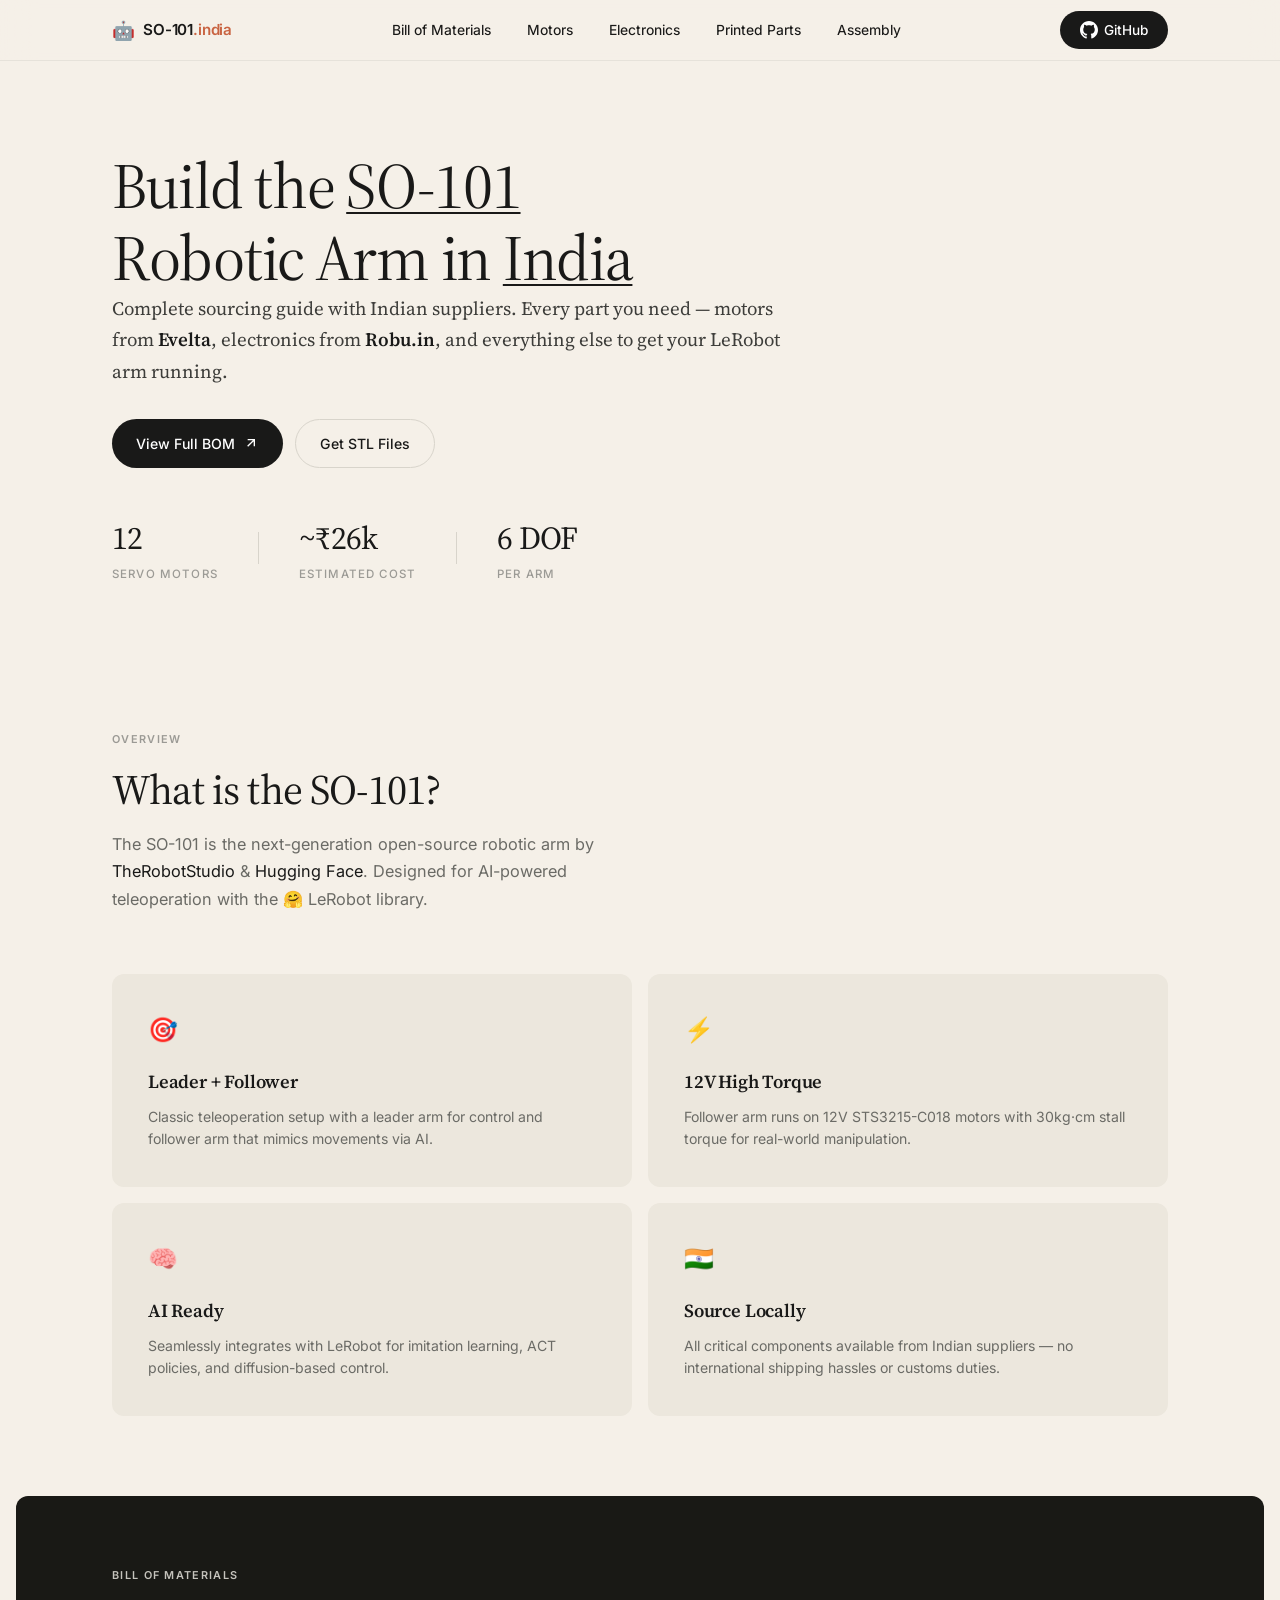
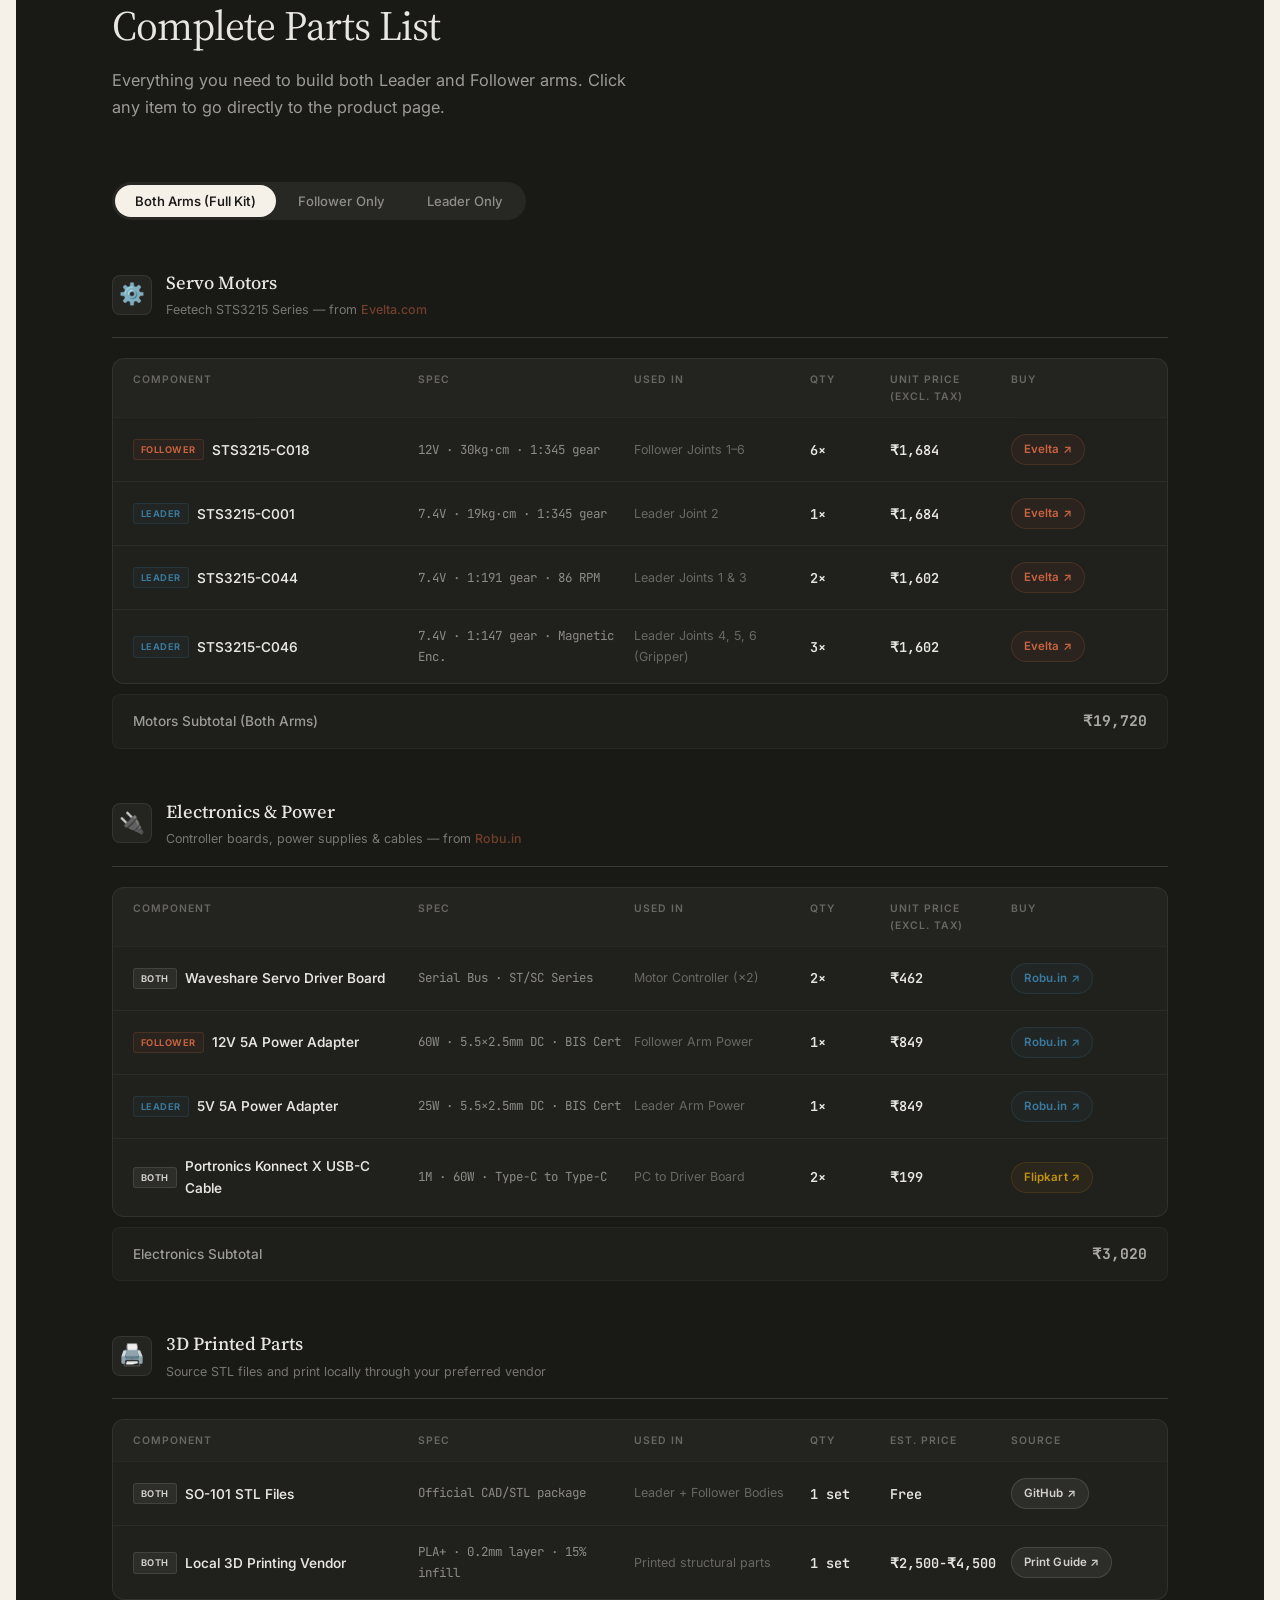
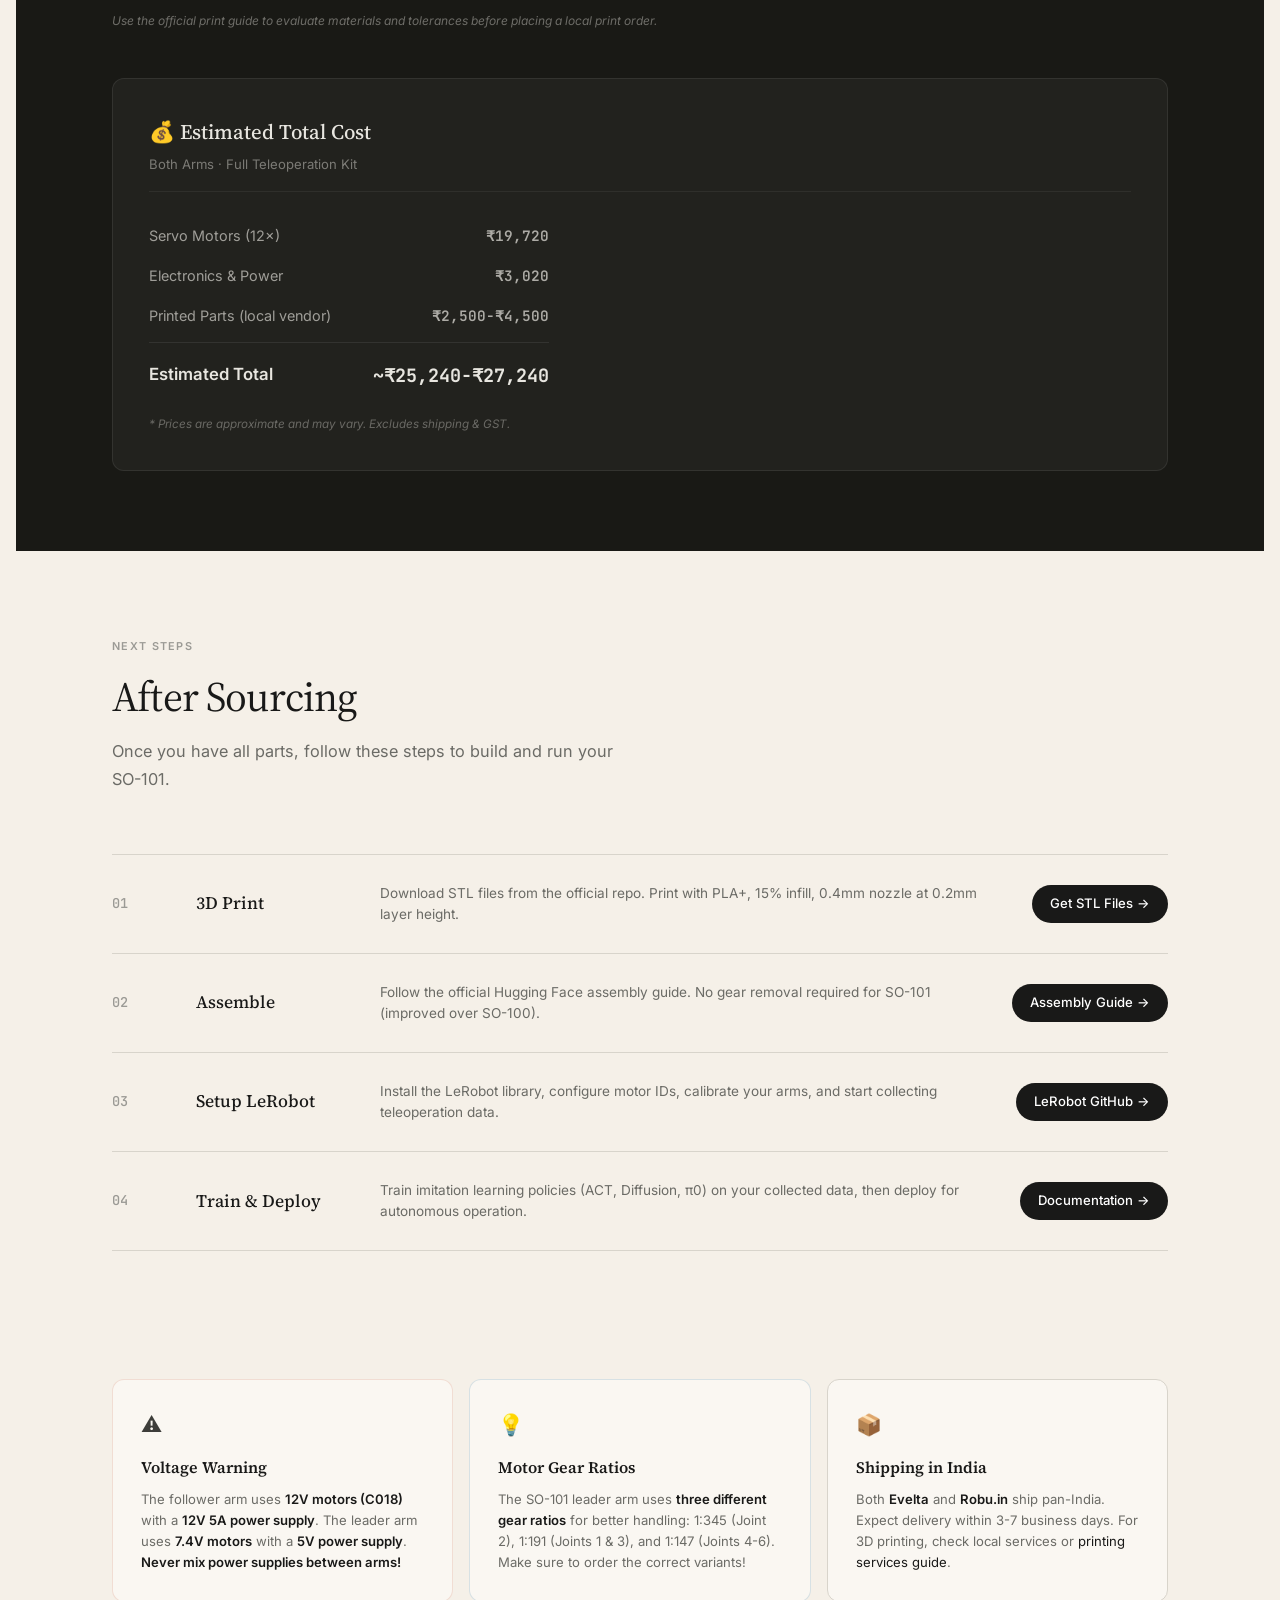
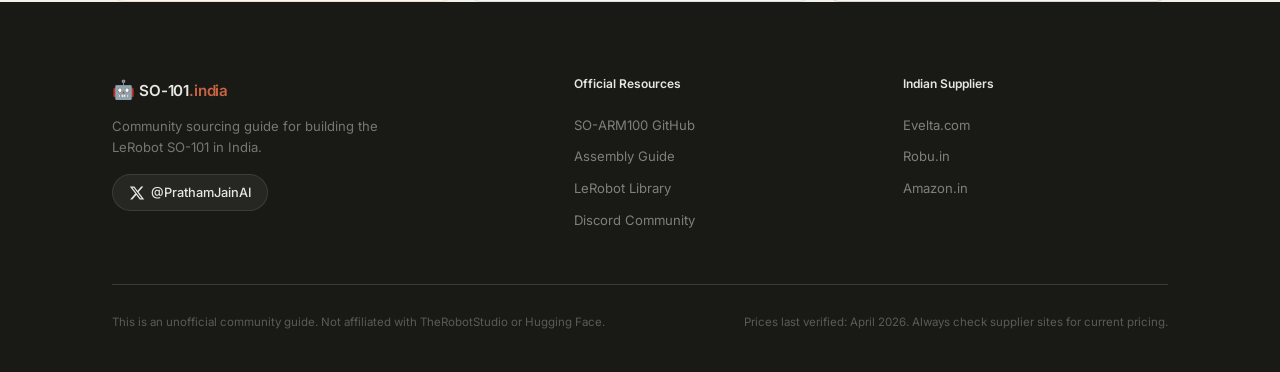
<file: index.html>
<!DOCTYPE html>
<html lang="en">

<head>
    <meta charset="UTF-8">
    <meta name="viewport" content="width=device-width, initial-scale=1.0">
    <title>SO-101 India Build Guide | Source LeRobot Parts in India</title>
    <meta name="description"
        content="Complete sourcing guide for building the LeRobot SO-101 robotic arm in India. Find all parts from Indian suppliers like Evelta and Robu.in with direct purchase links.">
    <meta name="keywords"
        content="LeRobot, SO-101, SO-ARM100, robotic arm, India, Feetech STS3215, servo motor, build guide, BOM">
    <link rel="preconnect" href="https://fonts.googleapis.com">
    <link rel="preconnect" href="https://fonts.gstatic.com" crossorigin>
    <link
        href="https://fonts.googleapis.com/css2?family=Inter:wght@300;400;500;600;700;800;900&family=JetBrains+Mono:wght@400;500;600&display=swap"
        rel="stylesheet">
    <link rel="stylesheet" href="style.css">
</head>

<body>
    <!-- Animated background particles -->
    <div class="bg-particles" id="particles"></div>

    <!-- Navigation -->
    <nav class="navbar" id="navbar">
        <div class="nav-container">
            <a href="#" class="nav-logo">
                <span class="logo-icon">🤖</span>
                <span class="logo-text">SO-101<span class="logo-accent">.india</span></span>
            </a>
            <div class="nav-links">
                <a href="#bom" class="nav-link">Bill of Materials</a>
                <a href="#motors" class="nav-link">Motors</a>
                <a href="#electronics" class="nav-link">Electronics</a>
                <a href="#printing" class="nav-link">Printed Parts</a>
                <a href="#assembly" class="nav-link">Assembly</a>
            </div>
            <a href="https://github.com/TheRobotStudio/SO-ARM100" target="_blank" class="nav-cta">
                <svg width="18" height="18" viewBox="0 0 24 24" fill="currentColor">
                    <path
                        d="M12 0c-6.626 0-12 5.373-12 12 0 5.302 3.438 9.8 8.207 11.387.599.111.793-.261.793-.577v-2.234c-3.338.726-4.033-1.416-4.033-1.416-.546-1.387-1.333-1.756-1.333-1.756-1.089-.745.083-.729.083-.729 1.205.084 1.839 1.237 1.839 1.237 1.07 1.834 2.807 1.304 3.492.997.107-.775.418-1.305.762-1.604-2.665-.305-5.467-1.334-5.467-5.931 0-1.311.469-2.381 1.236-3.221-.124-.303-.535-1.524.117-3.176 0 0 1.008-.322 3.301 1.23.957-.266 1.983-.399 3.003-.404 1.02.005 2.047.138 3.006.404 2.291-1.552 3.297-1.23 3.297-1.23.653 1.653.242 2.874.118 3.176.77.84 1.235 1.911 1.235 3.221 0 4.609-2.807 5.624-5.479 5.921.43.372.823 1.102.823 2.222v3.293c0 .319.192.694.801.576 4.765-1.589 8.199-6.086 8.199-11.386 0-6.627-5.373-12-12-12z" />
                </svg>
                GitHub
            </a>
        </div>
    </nav>

    <!-- Hero Section -->
    <header class="hero" id="hero">
        <div class="hero-content">
            <div class="hero-badge">
                <span class="badge-dot"></span>
                Open Source Robotics
            </div>
            <h1 class="hero-title">
                Build the <span class="gradient-text">SO-101</span><br>
                Robotic Arm in <span class="gradient-text-alt">India</span>
            </h1>
            <p class="hero-subtitle">
                Complete sourcing guide with Indian suppliers.
                Every part you need — motors from <strong>Evelta</strong>, electronics from <strong>Robu.in</strong>,
                and everything else to get your LeRobot arm running.
            </p>
            <div class="hero-actions">
                <a href="#bom" class="btn btn-primary">
                    <span>View Full BOM</span>
                    <svg width="16" height="16" viewBox="0 0 24 24" fill="none" stroke="currentColor" stroke-width="2">
                        <path d="M7 17l9.2-9.2M17 17V7H7" />
                    </svg>
                </a>
                <a href="https://github.com/TheRobotStudio/SO-ARM100/tree/main/STL/SO101" target="_blank"
                    class="btn btn-secondary">
                    Get STL Files
                </a>
            </div>
            <div class="hero-stats">
                <div class="stat">
                    <span class="stat-value">12</span>
                    <span class="stat-label">Servo Motors</span>
                </div>
                <div class="stat-divider"></div>
                <div class="stat">
                    <span class="stat-value">~₹26k</span>
                    <span class="stat-label">Estimated Cost</span>
                </div>
                <div class="stat-divider"></div>
                <div class="stat">
                    <span class="stat-value">6 DOF</span>
                    <span class="stat-label">Per Arm</span>
                </div>
            </div>
        </div>
        <div class="hero-visual">
            <div class="arm-diagram">
                <div class="diagram-ring ring-1"></div>
                <div class="diagram-ring ring-2"></div>
                <div class="diagram-ring ring-3"></div>
                <div class="diagram-core">
                    <span>SO-101</span>
                </div>
            </div>
        </div>
    </header>

    <!-- Overview Section -->
    <section class="section overview" id="overview">
        <div class="container">
            <div class="section-header">
                <span class="section-tag">Overview</span>
                <h2 class="section-title">What is the SO-101?</h2>
                <p class="section-desc">
                    The SO-101 is the next-generation open-source robotic arm by
                    <a href="https://www.therobotstudio.com" target="_blank">TheRobotStudio</a> &
                    <a href="https://huggingface.co/lerobot" target="_blank">Hugging Face</a>.
                    Designed for AI-powered teleoperation with the 🤗 LeRobot library.
                </p>
            </div>
            <div class="features-grid">
                <div class="feature-card">
                    <div class="feature-icon">🎯</div>
                    <h3>Leader + Follower</h3>
                    <p>Classic teleoperation setup with a leader arm for control and follower arm that mimics movements
                        via AI.</p>
                </div>
                <div class="feature-card">
                    <div class="feature-icon">⚡</div>
                    <h3>12V High Torque</h3>
                    <p>Follower arm runs on 12V STS3215-C018 motors with 30kg·cm stall torque for real-world
                        manipulation.</p>
                </div>
                <div class="feature-card">
                    <div class="feature-icon">🧠</div>
                    <h3>AI Ready</h3>
                    <p>Seamlessly integrates with LeRobot for imitation learning, ACT policies, and diffusion-based
                        control.</p>
                </div>
                <div class="feature-card">
                    <div class="feature-icon">🇮🇳</div>
                    <h3>Source Locally</h3>
                    <p>All critical components available from Indian suppliers — no international shipping hassles or
                        customs duties.</p>
                </div>
            </div>
        </div>
    </section>

    <!-- BOM Section -->
    <section class="section bom-section" id="bom">
        <div class="container">
            <div class="section-header">
                <span class="section-tag">Bill of Materials</span>
                <h2 class="section-title">Complete Parts List</h2>
                <p class="section-desc">
                    Everything you need to build both Leader and Follower arms.
                    Click any item to go directly to the product page.
                </p>
            </div>

            <!-- Arm Type Tabs -->
            <div class="bom-tabs">
                <button class="bom-tab active" data-tab="both">Both Arms (Full Kit)</button>
                <button class="bom-tab" data-tab="follower">Follower Only</button>
                <button class="bom-tab" data-tab="leader">Leader Only</button>
            </div>

            <!-- Motors Section -->
            <div class="bom-category" id="motors">
                <div class="category-header">
                    <div class="category-icon">⚙️</div>
                    <div>
                        <h3>Servo Motors</h3>
                        <p>Feetech STS3215 Series — from <a href="https://www.evelta.com" target="_blank">Evelta.com</a>
                        </p>
                    </div>
                </div>

                <div class="parts-table">
                    <div class="table-header">
                        <span>Component</span>
                        <span>Spec</span>
                        <span>Used In</span>
                        <span>Qty</span>
                        <span>Unit Price (excl. tax)</span>
                        <span>Buy</span>
                    </div>

                    <div class="table-row" data-arm="follower">
                        <div class="part-name">
                            <span class="part-badge follower">Follower</span>
                            STS3215-C018
                        </div>
                        <div class="part-spec">12V · 30kg·cm · 1:345 gear</div>
                        <div class="part-usage">Follower Joints 1–6</div>
                        <div class="part-qty">6×</div>
                        <div class="part-price">₹1,684</div>
                        <div class="part-buy">
                            <a href="https://evelta.com/st3215-c018-12v-30kg-360deg-dual-shaft-ttl-servo-motor/"
                                target="_blank" class="buy-link evelta">
                                Evelta ↗
                            </a>
                        </div>
                    </div>

                    <div class="table-row" data-arm="leader">
                        <div class="part-name">
                            <span class="part-badge leader">Leader</span>
                            STS3215-C001
                        </div>
                        <div class="part-spec">7.4V · 19kg·cm · 1:345 gear</div>
                        <div class="part-usage">Leader Joint 2</div>
                        <div class="part-qty">1×</div>
                        <div class="part-price">₹1,684</div>
                        <div class="part-buy">
                            <a href="https://www.evelta.com/sts3215-7-4v-19kg-dual-axis-ttl-string-servo-motor/"
                                target="_blank" class="buy-link evelta">
                                Evelta ↗
                            </a>
                        </div>
                    </div>

                    <div class="table-row" data-arm="leader">
                        <div class="part-name">
                            <span class="part-badge leader">Leader</span>
                            STS3215-C044
                        </div>
                        <div class="part-spec">7.4V · 1:191 gear · 86 RPM</div>
                        <div class="part-usage">Leader Joints 1 & 3</div>
                        <div class="part-qty">2×</div>
                        <div class="part-price">₹1,602</div>
                        <div class="part-buy">
                            <a href="https://www.evelta.com/sts3215-c044-7-4v-1-191-86rpm-metal-gear-dual-axis-ttl-serial-bus-servo-motor/"
                                target="_blank" class="buy-link evelta">
                                Evelta ↗
                            </a>
                        </div>
                    </div>

                    <div class="table-row" data-arm="leader">
                        <div class="part-name">
                            <span class="part-badge leader">Leader</span>
                            STS3215-C046
                        </div>
                        <div class="part-spec">7.4V · 1:147 gear · Magnetic Enc.</div>
                        <div class="part-usage">Leader Joints 4, 5, 6 (Gripper)</div>
                        <div class="part-qty">3×</div>
                        <div class="part-price">₹1,602</div>
                        <div class="part-buy">
                            <a href="https://www.evelta.com/sts3215-c046-7-4v-1-147-magnetic-encoding-metal-gear-dual-axis-ttl-serial-bus-servo-motor/"
                                target="_blank" class="buy-link evelta">
                                Evelta ↗
                            </a>
                        </div>
                    </div>
                </div>

                <div class="cost-subtotal">
                    <span>Motors Subtotal (Both Arms)</span>
                    <span class="subtotal-value">₹19,720</span>
                </div>
            </div>

            <!-- Electronics Section -->
            <div class="bom-category" id="electronics">
                <div class="category-header">
                    <div class="category-icon">🔌</div>
                    <div>
                        <h3>Electronics & Power</h3>
                        <p>Controller boards, power supplies & cables — from <a href="https://robu.in"
                                target="_blank">Robu.in</a></p>
                    </div>
                </div>

                <div class="parts-table">
                    <div class="table-header">
                        <span>Component</span>
                        <span>Spec</span>
                        <span>Used In</span>
                        <span>Qty</span>
                        <span>Unit Price (excl. tax)</span>
                        <span>Buy</span>
                    </div>

                    <div class="table-row" data-arm="both">
                        <div class="part-name">
                            <span class="part-badge both">Both</span>
                            Waveshare Servo Driver Board
                        </div>
                        <div class="part-spec">Serial Bus · ST/SC Series</div>
                        <div class="part-usage">Motor Controller (×2)</div>
                        <div class="part-qty">2×</div>
                        <div class="part-price">₹462</div>
                        <div class="part-buy">
                            <a href="https://robu.in/product/waveshare-serial-bus-servo-driver-board-integrates-servo-power-supply-and-control-circuit-applicable-for-st-sc-series-serial-bus-servos/"
                                target="_blank" class="buy-link robu">
                                Robu.in ↗
                            </a>
                        </div>
                    </div>

                    <div class="table-row" data-arm="follower">
                        <div class="part-name">
                            <span class="part-badge follower">Follower</span>
                            12V 5A Power Adapter
                        </div>
                        <div class="part-spec">60W · 5.5×2.5mm DC · BIS Cert</div>
                        <div class="part-usage">Follower Arm Power</div>
                        <div class="part-qty">1×</div>
                        <div class="part-price">₹849</div>
                        <div class="part-buy">
                            <a href="https://robu.in/product/pro-range-12v-5a-power-adapter/" target="_blank"
                                class="buy-link robu">
                                Robu.in ↗
                            </a>
                        </div>
                    </div>

                    <div class="table-row" data-arm="leader">
                        <div class="part-name">
                            <span class="part-badge leader">Leader</span>
                            5V 5A Power Adapter
                        </div>
                        <div class="part-spec">25W · 5.5×2.5mm DC · BIS Cert</div>
                        <div class="part-usage">Leader Arm Power</div>
                        <div class="part-qty">1×</div>
                        <div class="part-price">₹849</div>
                        <div class="part-buy">
                            <a href="https://robu.in/product/pro-range-5v-5a-power-adapter/" target="_blank"
                                class="buy-link robu">
                                Robu.in ↗
                            </a>
                        </div>
                    </div>

                    <div class="table-row" data-arm="both">
                        <div class="part-name">
                            <span class="part-badge both">Both</span>
                            Portronics Konnect X USB-C Cable
                        </div>
                        <div class="part-spec">1M · 60W · Type-C to Type-C</div>
                        <div class="part-usage">PC to Driver Board</div>
                        <div class="part-qty">2×</div>
                        <div class="part-price">₹199</div>
                        <div class="part-buy">
                            <a href="https://www.flipkart.com/portronics-type-c-3-a-1-m-konnect-x-60w-fast-charging-cable/p/itmd451240358893"
                                target="_blank" class="buy-link amazon">
                                Flipkart ↗
                            </a>
                        </div>
                    </div>
                </div>

                <div class="cost-subtotal">
                    <span>Electronics Subtotal</span>
                    <span class="subtotal-value">₹3,020</span>
                </div>
            </div>

            <!-- 3D Printing & Hardware Section -->
            <div class="bom-category" id="printing">
                <div class="category-header">
                    <div class="category-icon">🖨️</div>
                    <div>
                        <h3>3D Printed Parts</h3>
                        <p>Source STL files and print locally through your preferred vendor</p>
                    </div>
                </div>

                <div class="parts-table">
                    <div class="table-header">
                        <span>Component</span>
                        <span>Spec</span>
                        <span>Used In</span>
                        <span>Qty</span>
                        <span>Est. Price</span>
                        <span>Source</span>
                    </div>

                    <div class="table-row" data-arm="both">
                        <div class="part-name">
                            <span class="part-badge both">Both</span>
                            SO-101 STL Files
                        </div>
                        <div class="part-spec">Official CAD/STL package</div>
                        <div class="part-usage">Leader + Follower Bodies</div>
                        <div class="part-qty">1 set</div>
                        <div class="part-price">Free</div>
                        <div class="part-buy">
                            <a href="https://github.com/TheRobotStudio/SO-ARM100/tree/main/STL/SO101" target="_blank"
                                class="buy-link github">
                                GitHub ↗
                            </a>
                        </div>
                    </div>

                    <div class="table-row" data-arm="both">
                        <div class="part-name">
                            <span class="part-badge both">Both</span>
                            Local 3D Printing Vendor
                        </div>
                        <div class="part-spec">PLA+ · 0.2mm layer · 15% infill</div>
                        <div class="part-usage">Printed structural parts</div>
                        <div class="part-qty">1 set</div>
                        <div class="part-price">₹2,500-₹4,500</div>
                        <div class="part-buy">
                            <a href="https://github.com/TheRobotStudio/SO-ARM100/blob/main/3DPRINT.md" target="_blank"
                                class="buy-link github">
                                Print Guide ↗
                            </a>
                        </div>
                    </div>
                </div>

                <p class="print-note">Use the official print guide to evaluate materials and tolerances before placing
                    a local print order.</p>
            </div>

            <!-- Total Cost -->
            <div class="cost-total">
                <div class="total-card">
                    <div class="total-header">
                        <h3>💰 Estimated Total Cost</h3>
                        <p>Both Arms · Full Teleoperation Kit</p>
                    </div>
                    <div class="total-breakdown">
                        <div class="breakdown-row">
                            <span>Servo Motors (12×)</span>
                            <span>₹19,720</span>
                        </div>
                        <div class="breakdown-row">
                            <span>Electronics & Power</span>
                            <span>₹3,020</span>
                        </div>
                        <div class="breakdown-row">
                            <span>Printed Parts (local vendor)</span>
                            <span>₹2,500-₹4,500</span>
                        </div>
                        <div class="breakdown-divider"></div>
                        <div class="breakdown-row total">
                            <span>Estimated Total</span>
                            <span>~₹25,240-₹27,240</span>
                        </div>
                    </div>
                    <p class="total-note">* Prices are approximate and may vary. Excludes shipping & GST.</p>
                </div>
            </div>
        </div>
    </section>

    <!-- Assembly Quick Guide -->
    <section class="section assembly-section" id="assembly">
        <div class="container">
            <div class="section-header">
                <span class="section-tag">Next Steps</span>
                <h2 class="section-title">After Sourcing</h2>
                <p class="section-desc">Once you have all parts, follow these steps to build and run your SO-101.</p>
            </div>

            <div class="steps-grid">
                <div class="step-card">
                    <div class="step-number">01</div>
                    <h3>3D Print</h3>
                    <p>Download STL files from the official repo. Print with PLA+, 15% infill, 0.4mm nozzle at 0.2mm
                        layer height.</p>
                    <a href="https://github.com/TheRobotStudio/SO-ARM100/tree/main/STL/SO101" target="_blank"
                        class="step-link">Get STL Files →</a>
                </div>
                <div class="step-card">
                    <div class="step-number">02</div>
                    <h3>Assemble</h3>
                    <p>Follow the official Hugging Face assembly guide. No gear removal required for SO-101 (improved
                        over SO-100).</p>
                    <a href="https://huggingface.co/docs/lerobot/so101" target="_blank" class="step-link">Assembly Guide
                        →</a>
                </div>
                <div class="step-card">
                    <div class="step-number">03</div>
                    <h3>Setup LeRobot</h3>
                    <p>Install the LeRobot library, configure motor IDs, calibrate your arms, and start collecting
                        teleoperation data.</p>
                    <a href="https://github.com/huggingface/lerobot" target="_blank" class="step-link">LeRobot GitHub
                        →</a>
                </div>
                <div class="step-card">
                    <div class="step-number">04</div>
                    <h3>Train & Deploy</h3>
                    <p>Train imitation learning policies (ACT, Diffusion, π0) on your collected data, then deploy for
                        autonomous operation.</p>
                    <a href="https://huggingface.co/docs/lerobot" target="_blank" class="step-link">Documentation →</a>
                </div>
            </div>
        </div>
    </section>

    <!-- Important Notes Section -->
    <section class="section notes-section">
        <div class="container">
            <div class="notes-grid">
                <div class="note-card warning">
                    <div class="note-icon">⚠️</div>
                    <h3>Voltage Warning</h3>
                    <p>The follower arm uses <strong>12V motors (C018)</strong> with a <strong>12V 5A power
                            supply</strong>. The leader arm uses <strong>7.4V motors</strong> with a <strong>5V power
                            supply</strong>. <strong>Never mix power supplies between arms!</strong></p>
                </div>
                <div class="note-card tip">
                    <div class="note-icon">💡</div>
                    <h3>Motor Gear Ratios</h3>
                    <p>The SO-101 leader arm uses <strong>three different gear ratios</strong> for better handling:
                        1:345 (Joint 2), 1:191 (Joints 1 & 3), and 1:147 (Joints 4-6). Make sure to order the correct
                        variants!</p>
                </div>
                <div class="note-card info">
                    <div class="note-icon">📦</div>
                    <h3>Shipping in India</h3>
                    <p>Both <strong>Evelta</strong> and <strong>Robu.in</strong> ship pan-India. Expect delivery within
                        3-7 business days. For 3D printing, check local services or <a
                            href="https://github.com/TheRobotStudio/SO-ARM100/blob/main/3DPRINT.md"
                            target="_blank">printing services guide</a>.</p>
                </div>
            </div>
        </div>
    </section>

    <!-- Footer -->
    <footer class="footer">
        <div class="container">
            <div class="footer-content">
                <div class="footer-brand">
                    <span class="logo-icon">🤖</span>
                    <span class="logo-text">SO-101<span class="logo-accent">.india</span></span>
                    <p>Community sourcing guide for building the LeRobot SO-101 in India.</p>
                    <a href="https://x.com/PrathamJainAI" target="_blank" class="twitter-handle">
                        <svg width="16" height="16" viewBox="0 0 24 24" fill="currentColor">
                            <path
                                d="M18.244 2.25h3.308l-7.227 8.26 8.502 11.24H16.17l-5.214-6.817L4.99 21.75H1.68l7.73-8.835L1.254 2.25H8.08l4.713 6.231zm-1.161 17.52h1.833L7.084 4.126H5.117z" />
                        </svg>
                        @PrathamJainAI
                    </a>
                </div>
                <div class="footer-links">
                    <h4>Official Resources</h4>
                    <a href="https://github.com/TheRobotStudio/SO-ARM100" target="_blank">SO-ARM100 GitHub</a>
                    <a href="https://huggingface.co/docs/lerobot/so101" target="_blank">Assembly Guide</a>
                    <a href="https://github.com/huggingface/lerobot" target="_blank">LeRobot Library</a>
                    <a href="https://discord.gg/ggrqhPTsMe" target="_blank">Discord Community</a>
                </div>
                <div class="footer-links">
                    <h4>Indian Suppliers</h4>
                    <a href="https://www.evelta.com" target="_blank">Evelta.com</a>
                    <a href="https://robu.in" target="_blank">Robu.in</a>
                    <a href="https://www.amazon.in" target="_blank">Amazon.in</a>
                </div>
            </div>
            <div class="footer-bottom">
                <p>This is an unofficial community guide. Not affiliated with TheRobotStudio or Hugging Face.</p>
                <p>Prices last verified: April 2026. Always check supplier sites for current pricing.</p>
            </div>
        </div>
    </footer>

    <script src="script.js"></script>
</body>

</html>
</file>
<file: style.css>
/* ========================================
   SO-101 India Build Guide
   Anthropic.com design — exact replica
   ======================================== */

@import url('https://fonts.googleapis.com/css2?family=Source+Serif+4:ital,opsz,wght@0,8..60,300;0,8..60,400;0,8..60,500;0,8..60,600;0,8..60,700;0,8..60,800;0,8..60,900;1,8..60,400&display=swap');

:root {
    /* Anthropic exact palette */
    --bg-page: #f5f0e8;
    --bg-card: #ece7dd;
    --bg-white: #faf7f2;
    --bg-dark: #191915;
    --bg-dark-nav: #191915;

    --text-primary: #191918;
    --text-body: #3d3d3a;
    --text-secondary: #6b6b66;
    --text-muted: #9b9a95;
    --text-light: #c5c3bc;
    --text-on-dark: #d4d2cc;
    --text-heading-dark: #e8e6e0;

    --accent: #c96442;
    --accent-hover: #b85a3a;
    --accent-bg: rgba(201, 100, 66, 0.08);
    --accent-border: rgba(201, 100, 66, 0.2);

    --border: #d8d4cb;
    --border-light: #e5e1d8;
    --border-dark: #3a3a36;
    --border-subtle: rgba(0,0,0,0.06);

    --follower-color: #c96442;
    --follower-bg: rgba(201, 100, 66, 0.07);
    --follower-border: rgba(201, 100, 66, 0.18);

    --leader-color: #3b7a9e;
    --leader-bg: rgba(59, 122, 158, 0.07);
    --leader-border: rgba(59, 122, 158, 0.18);

    --both-color: #6b6b66;
    --both-bg: rgba(107, 107, 102, 0.07);
    --both-border: rgba(107, 107, 102, 0.18);

    /* Typography */
    --font-serif: 'Source Serif 4', 'Georgia', 'Times New Roman', serif;
    --font-sans: 'Inter', -apple-system, BlinkMacSystemFont, 'Segoe UI', sans-serif;
    --font-mono: 'JetBrains Mono', 'SF Mono', monospace;

    /* Layout */
    --container: 1120px;
    --section-gap: 80px;
    --radius: 12px;
    --radius-sm: 8px;
    --transition: all 0.2s ease;
}

/* ========================================
   Reset
   ======================================== */

*, *::before, *::after {
    margin: 0; padding: 0; box-sizing: border-box;
}

html {
    scroll-behavior: smooth;
    scroll-padding-top: 100px;
}

body {
    font-family: var(--font-sans);
    background: var(--bg-page);
    color: var(--text-body);
    line-height: 1.65;
    overflow-x: hidden;
    -webkit-font-smoothing: antialiased;
}

a {
    color: var(--text-primary);
    text-decoration: none;
    transition: var(--transition);
}

.container {
    max-width: var(--container);
    margin: 0 auto;
    padding: 0 32px;
}

.bg-particles { display: none; }

/* ========================================
   Announcement Bar
   ======================================== */

.announcement-bar {
    position: fixed;
    top: 0;
    left: 0;
    right: 0;
    z-index: 1001;
    display: flex;
    align-items: center;
    justify-content: center;
    gap: 8px;
    padding: 8px 24px;
    background: var(--bg-dark);
    font-size: 0.78rem;
    font-weight: 500;
    text-align: center;
}

.announcement-bar span {
    color: var(--text-on-dark);
    opacity: 0.7;
}

.announcement-bar a {
    color: var(--accent);
    font-weight: 600;
    transition: var(--transition);
}

.announcement-bar a:hover {
    color: #e07a56;
}

/* ========================================
   Navigation — Anthropic style
   Fixed top bar, dark CTA button
   ======================================== */

.navbar {
    position: fixed;
    top: 0;
    left: 0; right: 0;
    z-index: 1000;
    background: rgba(245, 240, 232, 0.88);
    backdrop-filter: blur(16px);
    -webkit-backdrop-filter: blur(16px);
    border-bottom: 1px solid var(--border-subtle);
    transition: var(--transition);
}

.navbar.scrolled {
    background: rgba(245, 240, 232, 0.95);
}

.nav-container {
    max-width: var(--container);
    margin: 0 auto;
    padding: 0 32px;
    display: flex;
    align-items: center;
    justify-content: space-between;
    height: 60px;
}

.nav-logo {
    display: flex;
    align-items: center;
    gap: 8px;
    color: var(--text-primary);
    text-decoration: none;
}

.logo-icon { font-size: 1.15rem; }

.logo-text {
    font-family: var(--font-sans);
    font-size: 0.95rem;
    font-weight: 600;
    letter-spacing: -0.01em;
}

.logo-accent { color: var(--accent); }

.nav-links {
    display: flex;
    align-items: center;
    gap: 4px;
}

.nav-link {
    padding: 8px 16px;
    font-size: 0.87rem;
    font-weight: 450;
    color: var(--text-primary);
    transition: var(--transition);
}

.nav-link:hover {
    color: var(--text-secondary);
}

.nav-service-link {
    display: inline-flex;
    align-items: center;
    padding: 7px 12px;
    margin-left: 4px;
    font-size: 0.8rem;
    font-weight: 600;
    color: var(--accent);
    border: 1px solid rgba(222, 123, 85, 0.35);
    border-radius: 999px;
    background: rgba(222, 123, 85, 0.08);
    transition: var(--transition);
}

.nav-service-link:hover {
    color: #fff;
    border-color: transparent;
    background: var(--accent);
}

.nav-cta {
    display: flex;
    align-items: center;
    gap: 6px;
    padding: 8px 20px;
    font-size: 0.85rem;
    font-weight: 500;
    color: #fff;
    background: var(--text-primary);
    border: none;
    border-radius: 100px;
    transition: var(--transition);
}

.nav-cta svg { fill: #fff; }

.nav-cta:hover {
    background: #333;
    color: #fff;
}

/* ========================================
   Hero — Anthropic editorial layout
   Large serif heading + body text on right
   ======================================== */

.hero {
    position: relative;
    z-index: 1;
    min-height: auto;
    display: flex;
    flex-direction: column;
    padding: 150px 32px 60px;
    max-width: var(--container);
    margin: 0 auto;
    gap: 0;
}

.hero-content { max-width: 680px; }

.hero-badge { display: none; }

.hero-title {
    font-family: var(--font-serif);
    font-size: clamp(2.8rem, 5.5vw, 4rem);
    font-weight: 400;
    line-height: 1.12;
    letter-spacing: -0.02em;
    color: var(--text-primary);
    margin-bottom: 0;
}

/* Override gradient text - Anthropic uses plain black text */
.gradient-text,
.gradient-text-alt {
    background: none !important;
    -webkit-background-clip: unset !important;
    -webkit-text-fill-color: unset !important;
    background-clip: unset !important;
    color: var(--text-primary);
}

/* Underline key words like Anthropic does */
.gradient-text {
    text-decoration: underline;
    text-decoration-thickness: 1.5px;
    text-underline-offset: 4px;
}

.gradient-text-alt {
    color: var(--text-primary);
    text-decoration: underline;
    text-decoration-thickness: 1.5px;
    text-underline-offset: 4px;
}

.hero-subtitle {
    font-family: var(--font-serif);
    font-size: 1.18rem;
    line-height: 1.65;
    color: var(--text-body);
    margin-bottom: 32px;
    font-weight: 400;
}

.hero-subtitle strong {
    font-weight: 600;
    color: var(--text-primary);
}

.hero-actions {
    display: flex;
    gap: 12px;
    margin-bottom: 36px;
    flex-wrap: wrap;
}

.btn {
    display: inline-flex;
    align-items: center;
    gap: 8px;
    padding: 12px 24px;
    font-size: 0.88rem;
    font-weight: 500;
    font-family: var(--font-sans);
    border-radius: 100px;
    transition: var(--transition);
    cursor: pointer;
    border: none;
    text-decoration: none;
}

.btn-primary {
    background: var(--text-primary);
    color: #fff;
}

.btn-primary:hover {
    background: #333;
    color: #fff;
    transform: translateY(-1px);
}

.btn-primary svg { stroke: #fff; }

.btn-secondary {
    background: transparent;
    color: var(--text-primary);
    border: 1px solid var(--border);
}

.btn-secondary:hover {
    border-color: var(--text-secondary);
    color: var(--text-primary);
}

/* Hero visual — hidden, stats inline */
.hero-visual { display: none; }

.arm-diagram { display: none; }

.hero-stats {
    display: flex;
    flex-direction: row;
    gap: 40px;
    padding-top: 8px;
}

.stat {
    display: flex;
    flex-direction: column;
}

.stat-value {
    font-family: var(--font-serif);
    font-size: 2rem;
    font-weight: 400;
    color: var(--text-primary);
    letter-spacing: -0.02em;
    background: none;
    -webkit-background-clip: unset;
    -webkit-text-fill-color: unset;
    background-clip: unset;
}

.stat-label {
    font-size: 0.72rem;
    color: var(--text-muted);
    font-weight: 500;
    text-transform: uppercase;
    letter-spacing: 0.1em;
}

.stat-divider {
    width: 1px;
    height: 32px;
    background: var(--border);
    align-self: center;
}

/* ========================================
   Sections — generous whitespace
   ======================================== */

.section {
    position: relative;
    z-index: 1;
    padding: var(--section-gap) 0;
}

.section-header {
    text-align: left;
    margin-bottom: 60px;
    max-width: 640px;
}

.section-tag {
    display: inline-block;
    font-size: 0.68rem;
    font-weight: 600;
    text-transform: uppercase;
    letter-spacing: 0.12em;
    color: var(--text-muted);
    padding: 0;
    border: none;
    background: none;
    border-radius: 0;
    margin-bottom: 16px;
}

.section-title {
    font-family: var(--font-serif);
    font-size: clamp(1.8rem, 3.5vw, 2.6rem);
    font-weight: 400;
    letter-spacing: -0.02em;
    color: var(--text-primary);
    line-height: 1.2;
    margin-bottom: 16px;
}

.section-desc {
    font-size: 1.02rem;
    color: var(--text-secondary);
    max-width: 520px;
    margin: 0;
    line-height: 1.7;
}

/* ========================================
   Features — Anthropic card grid
   Sand-colored cards, no borders
   ======================================== */

.features-grid {
    display: grid;
    grid-template-columns: repeat(2, 1fr);
    gap: 16px;
    background: none;
    border: none;
    border-radius: 0;
    overflow: visible;
}

.feature-card {
    padding: 36px;
    background: var(--bg-card);
    border: none;
    border-radius: var(--radius);
    transition: var(--transition);
}

.feature-card:hover {
    background: #e4dfd5;
}

.feature-icon {
    font-size: 1.5rem;
    margin-bottom: 18px;
}

.feature-card h3 {
    font-family: var(--font-serif);
    font-size: 1.15rem;
    font-weight: 600;
    margin-bottom: 8px;
    color: var(--text-primary);
    letter-spacing: -0.01em;
}

.feature-card p {
    font-size: 0.88rem;
    color: var(--text-secondary);
    line-height: 1.6;
}

/* ========================================
   BOM Section — on dark background block
   like Anthropic's "Project Glasswing" card
   ======================================== */

.bom-section {
    background: var(--bg-dark);
    border-radius: var(--radius) var(--radius) 0 0;
    margin: 0 16px;
    padding: 64px 0 80px;
}

.bom-section .section-header {
    text-align: left;
}

.bom-section .section-tag {
    color: var(--text-light);
}

.bom-section .section-title {
    color: var(--text-heading-dark);
}

.bom-section .section-desc {
    color: var(--text-on-dark);
    opacity: 0.7;
}

/* BOM Tabs */
.bom-tabs {
    display: inline-flex;
    gap: 2px;
    margin-bottom: 48px;
    background: rgba(255,255,255,0.06);
    border-radius: 100px;
    padding: 3px;
}

.bom-tab {
    padding: 8px 20px;
    font-size: 0.82rem;
    font-weight: 500;
    font-family: var(--font-sans);
    color: var(--text-on-dark);
    opacity: 0.6;
    background: transparent;
    border: none;
    border-radius: 100px;
    cursor: pointer;
    transition: var(--transition);
    white-space: nowrap;
}

.bom-tab:hover {
    opacity: 1;
}

.bom-tab.active {
    color: var(--text-primary);
    background: var(--bg-page);
    opacity: 1;
    font-weight: 550;
}

/* BOM Category Headers */
.bom-category {
    margin-bottom: 48px;
}

.category-header {
    display: flex;
    align-items: center;
    gap: 14px;
    margin-bottom: 20px;
    padding-bottom: 16px;
    border-bottom: 1px solid var(--border-dark);
}

.category-icon {
    font-size: 1.3rem;
    width: 40px;
    height: 40px;
    display: flex;
    align-items: center;
    justify-content: center;
    background: rgba(255,255,255,0.05);
    border: 1px solid rgba(255,255,255,0.08);
    border-radius: var(--radius-sm);
    flex-shrink: 0;
}

.category-header h3 {
    font-family: var(--font-serif);
    font-size: 1.15rem;
    font-weight: 500;
    color: var(--text-heading-dark);
    margin-bottom: 2px;
}

.category-header p {
    font-size: 0.78rem;
    color: var(--text-on-dark);
    opacity: 0.5;
}

.category-header a {
    color: var(--accent);
    font-weight: 500;
}

/* Parts Table — on dark */
.parts-table {
    border: 1px solid rgba(255,255,255,0.08);
    border-radius: var(--radius);
    overflow: hidden;
    background: rgba(255,255,255,0.03);
}

.table-header {
    display: grid;
    grid-template-columns: 2fr 1.5fr 1.2fr 0.5fr 0.8fr 1fr;
    gap: 12px;
    padding: 12px 20px;
    background: rgba(255,255,255,0.04);
    border-bottom: 1px solid rgba(255,255,255,0.06);
    font-size: 0.65rem;
    font-weight: 600;
    color: var(--text-on-dark);
    opacity: 0.4;
    text-transform: uppercase;
    letter-spacing: 0.1em;
}

.table-row {
    display: grid;
    grid-template-columns: 2fr 1.5fr 1.2fr 0.5fr 0.8fr 1fr;
    gap: 12px;
    padding: 16px 20px;
    align-items: center;
    border-bottom: 1px solid rgba(255,255,255,0.05);
    transition: var(--transition);
}

.table-row:last-child { border-bottom: none; }

.table-row:hover {
    background: rgba(255,255,255,0.03);
}

.table-row.hidden { display: none; }

.part-name {
    display: flex;
    align-items: center;
    gap: 8px;
    font-weight: 550;
    font-size: 0.85rem;
    color: var(--text-heading-dark);
}

.part-badge {
    font-size: 0.58rem;
    font-weight: 650;
    padding: 2px 7px;
    border-radius: 3px;
    text-transform: uppercase;
    letter-spacing: 0.05em;
    flex-shrink: 0;
}

.part-badge.follower {
    background: var(--follower-bg);
    color: var(--follower-color);
    border: 1px solid var(--follower-border);
}

.part-badge.leader {
    background: var(--leader-bg);
    color: var(--leader-color);
    border: 1px solid var(--leader-border);
}

.part-badge.both {
    background: rgba(255,255,255,0.06);
    color: var(--text-on-dark);
    border: 1px solid rgba(255,255,255,0.1);
}

.part-spec {
    font-size: 0.78rem;
    color: var(--text-on-dark);
    opacity: 0.6;
    font-family: var(--font-mono);
    font-weight: 400;
}

.part-usage {
    font-size: 0.78rem;
    color: var(--text-on-dark);
    opacity: 0.4;
}

.part-qty {
    font-weight: 600;
    font-family: var(--font-mono);
    font-size: 0.85rem;
    color: var(--text-heading-dark);
}

.part-price {
    font-weight: 600;
    color: var(--text-heading-dark);
    font-family: var(--font-mono);
    font-size: 0.85rem;
}

.buy-link {
    display: inline-flex;
    align-items: center;
    padding: 5px 12px;
    font-size: 0.72rem;
    font-weight: 600;
    border-radius: 100px;
    transition: var(--transition);
    text-decoration: none;
    letter-spacing: 0.01em;
}

.buy-link.evelta {
    background: var(--follower-bg);
    color: var(--follower-color);
    border: 1px solid var(--follower-border);
}

.buy-link.evelta:hover {
    background: rgba(201, 100, 66, 0.16);
}

.buy-link.robu {
    background: var(--leader-bg);
    color: var(--leader-color);
    border: 1px solid var(--leader-border);
}

.buy-link.robu:hover {
    background: rgba(59, 122, 158, 0.16);
}

.buy-link.amazon {
    background: rgba(176, 125, 16, 0.07);
    color: #c4930f;
    border: 1px solid rgba(176, 125, 16, 0.18);
}

.buy-link.amazon:hover {
    background: rgba(176, 125, 16, 0.14);
}

.buy-link.github {
    background: rgba(255,255,255,0.06);
    color: var(--text-on-dark);
    border: 1px solid rgba(255,255,255,0.12);
}

.buy-link.github:hover {
    background: rgba(255,255,255,0.1);
}

/* Printed parts note */
.print-note {
    margin-top: 12px;
    font-size: 0.75rem;
    color: var(--text-on-dark);
    opacity: 0.45;
    font-style: italic;
    line-height: 1.5;
}

.print-note a {
    color: var(--accent);
    font-weight: 500;
    font-style: normal;
}

/* Subtotals — on dark */
.cost-subtotal {
    display: flex;
    justify-content: space-between;
    align-items: center;
    padding: 14px 20px;
    margin-top: 10px;
    background: rgba(255,255,255,0.03);
    border: 1px solid rgba(255,255,255,0.06);
    border-radius: var(--radius-sm);
    font-size: 0.85rem;
    font-weight: 500;
    color: var(--text-on-dark);
    opacity: 0.7;
}

.subtotal-value {
    font-family: var(--font-mono);
    font-weight: 700;
    color: var(--text-heading-dark);
    font-size: 0.92rem;
    opacity: 1;
}

/* Total Card — on dark */
.cost-total { margin-top: 48px; }

.total-card {
    background: rgba(255,255,255,0.04);
    border: 1px solid rgba(255,255,255,0.08);
    border-radius: var(--radius);
    padding: 36px;
}

.total-header {
    margin-bottom: 24px;
    padding-bottom: 16px;
    border-bottom: 1px solid rgba(255,255,255,0.06);
}

.total-header h3 {
    font-family: var(--font-serif);
    font-size: 1.3rem;
    font-weight: 500;
    color: var(--text-heading-dark);
    margin-bottom: 4px;
}

.total-header p {
    font-size: 0.82rem;
    color: var(--text-on-dark);
    opacity: 0.5;
}

.total-breakdown { max-width: 400px; }

.breakdown-row {
    display: flex;
    justify-content: space-between;
    padding: 8px 0;
    font-size: 0.9rem;
    color: var(--text-on-dark);
    opacity: 0.7;
}

.breakdown-row span:last-child {
    font-family: var(--font-mono);
    font-weight: 600;
    color: var(--text-heading-dark);
    opacity: 1;
}

.breakdown-divider {
    height: 1px;
    background: rgba(255,255,255,0.08);
    margin: 6px 0;
}

.breakdown-row.total {
    font-size: 1.05rem;
    font-weight: 600;
    color: var(--text-heading-dark);
    padding-top: 12px;
    opacity: 1;
}

.breakdown-row.total span:last-child {
    color: var(--text-heading-dark);
    font-size: 1.15rem;
    font-weight: 700;
    background: none;
    -webkit-background-clip: unset;
    -webkit-text-fill-color: unset;
    background-clip: unset;
}

.total-note {
    margin-top: 16px;
    font-size: 0.73rem;
    color: var(--text-on-dark);
    opacity: 0.4;
    font-style: italic;
}

/* ========================================
   Assembly Steps — line-separated list
   (Anthropic's "Core views on AI safety" style)
   ======================================== */

.assembly-section {
    background: var(--bg-page);
}

.steps-grid {
    display: grid;
    grid-template-columns: 1fr;
    gap: 0;
    background: none;
    border: none;
    border-top: 1px solid var(--border);
    overflow: visible;
    border-radius: 0;
}

.step-card {
    padding: 28px 0;
    background: transparent;
    border: none;
    border-bottom: 1px solid var(--border);
    border-radius: 0;
    display: grid;
    grid-template-columns: 60px 160px 1fr auto;
    align-items: center;
    gap: 24px;
    transition: var(--transition);
}

.step-card::before { display: none; }

.step-card:hover {
    background: transparent;
    transform: none;
    box-shadow: none;
}

.step-number {
    font-family: var(--font-mono);
    font-size: 0.85rem;
    font-weight: 500;
    color: var(--text-muted);
    background: none;
    -webkit-background-clip: unset;
    -webkit-text-fill-color: unset;
    background-clip: unset;
    opacity: 1;
    margin-bottom: 0;
    line-height: 1;
}

.step-card h3 {
    font-family: var(--font-serif);
    font-size: 1.1rem;
    font-weight: 500;
    color: var(--text-primary);
    margin-bottom: 0;
}

.step-card p {
    font-size: 0.85rem;
    color: var(--text-secondary);
    line-height: 1.55;
    margin-bottom: 0;
}

.step-link {
    font-size: 0.82rem;
    font-weight: 500;
    color: var(--text-primary);
    padding: 8px 18px;
    background: var(--text-primary);
    color: #fff;
    border-radius: 100px;
    white-space: nowrap;
    transition: var(--transition);
}

.step-link:hover {
    background: #333;
    color: #fff;
}

/* ========================================
   Notes — subtle cards on light bg
   ======================================== */

.notes-section {
    background: var(--bg-page);
    padding-top: 48px;
    padding-bottom: 0;
}

.notes-grid {
    display: grid;
    grid-template-columns: repeat(3, 1fr);
    gap: 16px;
}

.note-card {
    padding: 28px;
    border-radius: var(--radius);
    border: 1px solid var(--border);
    background: var(--bg-white);
    transition: var(--transition);
}

.note-card:hover { transform: none; }

.note-card.warning { border-color: var(--follower-border); }
.note-card.tip { border-color: var(--leader-border); }
.note-card.info { border-color: var(--border); }

.note-icon { font-size: 1.3rem; margin-bottom: 12px; }

.note-card h3 {
    font-family: var(--font-serif);
    font-size: 1rem;
    font-weight: 600;
    color: var(--text-primary);
    margin-bottom: 8px;
}

.note-card p {
    font-size: 0.82rem;
    color: var(--text-secondary);
    line-height: 1.6;
}

.note-card strong {
    color: var(--text-primary);
    font-weight: 600;
}

/* ========================================
   Footer — Anthropic dark footer exactly
   ======================================== */

.footer {
    position: relative;
    z-index: 1;
    padding: 72px 0 40px;
    background: var(--bg-dark);
    color: var(--text-on-dark);
    border-top: none;
}

.footer-content {
    display: grid;
    grid-template-columns: 1.5fr 1fr 1fr;
    gap: 64px;
    margin-bottom: 48px;
}

.footer-brand .logo-text {
    color: var(--text-heading-dark);
}

.footer-brand .logo-accent {
    color: var(--accent);
}

.footer-brand p {
    margin-top: 12px;
    font-size: 0.82rem;
    color: var(--text-on-dark);
    opacity: 0.5;
    max-width: 300px;
    line-height: 1.6;
}

.footer-brand .twitter-handle {
    display: inline-flex;
    align-items: center;
    gap: 6px;
    margin-top: 16px;
    padding: 7px 16px;
    font-size: 0.8rem;
    font-weight: 500;
    color: var(--text-heading-dark);
    background: rgba(255,255,255,0.06);
    border: 1px solid rgba(255,255,255,0.1);
    border-radius: 100px;
    transition: var(--transition);
}

.footer-brand .twitter-handle:hover {
    background: rgba(255,255,255,0.1);
    color: #fff;
}

.footer-brand .twitter-handle svg {
    color: var(--text-heading-dark);
    fill: var(--text-heading-dark);
}

.footer-links h4 {
    font-family: var(--font-sans);
    font-size: 0.75rem;
    font-weight: 600;
    color: var(--text-heading-dark);
    margin-bottom: 16px;
    letter-spacing: 0;
    text-transform: none;
}

.footer-links a {
    display: block;
    padding: 5px 0;
    font-size: 0.82rem;
    color: var(--text-on-dark);
    opacity: 0.55;
    transition: var(--transition);
}

.footer-links a:hover {
    opacity: 1;
    color: var(--text-heading-dark);
    transform: none;
}

.footer-bottom {
    padding-top: 28px;
    border-top: 1px solid var(--border-dark);
    display: flex;
    justify-content: space-between;
    align-items: center;
}

.footer-bottom p {
    font-size: 0.72rem;
    color: var(--text-on-dark);
    opacity: 0.35;
    margin: 0;
}

/* ========================================
   Scroll Animations
   ======================================== */

.fade-in {
    opacity: 0;
    transform: translateY(16px);
    transition: opacity 0.5s ease, transform 0.5s ease;
}

.fade-in.visible {
    opacity: 1;
    transform: translateY(0);
}

/* ========================================
   Responsive
   ======================================== */

@media (max-width: 1024px) {
    .hero {
        grid-template-columns: 1fr;
        min-height: auto;
        padding-top: 120px;
        gap: 48px;
    }

    .hero-visual {
        order: -1;
    }

    .hero-stats {
        flex-direction: row;
        gap: 32px;
    }

    .stat {
        border-bottom: none;
        border-right: 1px solid var(--border);
        padding-right: 32px;
        padding-bottom: 0;
    }

    .stat:last-child { border-right: none; }

    .nav-links { display: none; }

    .footer-content {
        grid-template-columns: 1fr;
        gap: 36px;
    }

    .step-card {
        grid-template-columns: 1fr;
        gap: 8px;
        padding: 24px 0;
    }

    .step-link {
        justify-self: start;
    }
}

@media (max-width: 768px) {
    :root { --section-gap: 80px; }

    .container { padding: 0 20px; }
    .nav-container { padding: 0 20px; }

    .bom-section { margin: 0; border-radius: 0; }

    .features-grid { grid-template-columns: 1fr; }

    .table-header { display: none; }

    .table-row {
        grid-template-columns: 1fr;
        gap: 4px;
        padding: 14px 16px;
    }

    .part-spec::before { content: 'Spec: '; color: var(--text-muted); font-family: var(--font-sans); }
    .part-usage::before { content: 'Used in: '; color: var(--text-muted); }
    .part-qty::before { content: 'Qty: '; color: var(--text-muted); font-family: var(--font-sans); font-weight: 400; }
    .part-price::before { content: 'Price: '; color: var(--text-muted); font-family: var(--font-sans); font-weight: 400; }

    .notes-grid { grid-template-columns: 1fr; }

    .cost-subtotal { flex-direction: column; gap: 6px; text-align: center; }

    .footer-bottom { flex-direction: column; gap: 4px; text-align: center; }
}

@media (max-width: 480px) {
    .hero-title { font-size: 2.2rem; }

    .hero-actions { flex-direction: column; }

    .btn { width: 100%; justify-content: center; }

    .hero-stats { flex-direction: column; gap: 16px; }

    .stat { border-right: none; border-bottom: 1px solid var(--border); padding-right: 0; padding-bottom: 16px; }
}

/* ========================================
   Order Page
   ======================================== */

.order-navbar {
    top: 0;
    background: rgba(250, 247, 242, 0.78);
    border-bottom: 1px solid rgba(201, 100, 66, 0.16);
}

.order-page {
    position: relative;
    z-index: 1;
    min-height: 100vh;
    padding-top: 90px;
    padding-bottom: 48px;
    background:
        radial-gradient(circle at 10% 12%, rgba(201, 100, 66, 0.2), transparent 34%),
        radial-gradient(circle at 92% 28%, rgba(59, 122, 158, 0.17), transparent 30%),
        linear-gradient(180deg, #f8f2e8 0%, #f2ece1 100%);
}

.order-glow {
    position: fixed;
    width: 320px;
    height: 320px;
    border-radius: 50%;
    filter: blur(90px);
    pointer-events: none;
    z-index: 0;
    opacity: 0.5;
}

.order-glow-1 {
    top: -80px;
    left: -100px;
    background: rgba(201, 100, 66, 0.4);
}

.order-glow-2 {
    right: -80px;
    top: 160px;
    background: rgba(59, 122, 158, 0.3);
}

.order-nav-pill {
    display: inline-flex;
    align-items: center;
    padding: 8px 14px;
    border-radius: 999px;
    font-size: 0.77rem;
    font-weight: 700;
    letter-spacing: 0.03em;
    color: #8f3f24;
    border: 1px solid rgba(201, 100, 66, 0.28);
    background: rgba(201, 100, 66, 0.1);
}

.order-hero {
    padding: 28px 0 16px;
}

.order-hero .container {
    max-width: 980px;
}

.order-hero-topline {
    display: flex;
    align-items: center;
    gap: 12px;
    margin-bottom: 14px;
}

.order-chip {
    display: inline-flex;
    align-items: center;
    padding: 5px 12px;
    font-size: 0.72rem;
    font-weight: 700;
    text-transform: uppercase;
    letter-spacing: 0.06em;
    color: #fff;
    background: #c96442;
    border-radius: 999px;
}

.order-layout {
    display: grid;
    grid-template-columns: 1.4fr 1fr;
    gap: 20px;
    align-items: start;
}

.order-form,
.order-summary {
    background: rgba(250, 247, 242, 0.94);
    border: 1px solid rgba(0, 0, 0, 0.08);
    border-radius: 16px;
    padding: 26px;
    box-shadow: 0 18px 34px rgba(25, 25, 21, 0.08);
    backdrop-filter: blur(6px);
}

.order-form h2,
.order-summary h2 {
    font-family: var(--font-serif);
    font-size: 1.4rem;
    font-weight: 500;
    margin-bottom: 18px;
    color: var(--text-primary);
}

.order-subtitle {
    font-size: 0.82rem;
    color: var(--text-secondary);
    margin-bottom: 16px;
}

.form-grid {
    display: grid;
    grid-template-columns: repeat(2, 1fr);
    gap: 14px;
}

.form-row {
    display: flex;
    flex-direction: column;
    gap: 6px;
    margin-bottom: 14px;
}

.form-row label {
    font-size: 0.82rem;
    font-weight: 600;
    color: var(--text-secondary);
}

.form-row input,
.form-row select,
.form-row textarea {
    border: 1px solid rgba(0, 0, 0, 0.12);
    border-radius: 8px;
    padding: 10px 12px;
    font-family: var(--font-sans);
    font-size: 0.9rem;
    color: var(--text-primary);
    background: rgba(255, 255, 255, 0.86);
}

.form-row input:focus,
.form-row select:focus,
.form-row textarea:focus {
    outline: none;
    border-color: var(--accent);
    box-shadow: 0 0 0 3px rgba(201, 100, 66, 0.12);
}

.payment-panel {
    border: 1px solid rgba(201, 100, 66, 0.28);
    background:
        linear-gradient(140deg, rgba(201, 100, 66, 0.12) 0%, rgba(201, 100, 66, 0.04) 80%),
        rgba(250, 247, 242, 0.9);
    border-radius: 12px;
    padding: 18px;
    margin-bottom: 16px;
}

.payment-panel h3 {
    font-size: 1rem;
    margin-bottom: 6px;
    color: var(--text-primary);
}

.payment-panel p {
    font-size: 0.82rem;
    color: var(--text-secondary);
    margin-bottom: 12px;
}

.payment-help {
    margin-top: 10px;
}

.payment-actions {
    display: flex;
    gap: 10px;
    flex-wrap: wrap;
    margin-bottom: 10px;
}

.payment-actions .btn {
    padding: 10px 18px;
}

.payment-actions .btn-secondary {
    background: rgba(255, 255, 255, 0.9);
}

.full-width {
    width: 100%;
    justify-content: center;
}

.summary-list {
    display: flex;
    flex-direction: column;
    gap: 8px;
}

.summary-row {
    display: flex;
    justify-content: space-between;
    align-items: center;
    font-size: 0.9rem;
    color: var(--text-secondary);
}

.summary-row span:last-child {
    font-family: var(--font-mono);
    color: var(--text-primary);
}

.summary-divider {
    border-bottom: 1px solid var(--border);
    margin: 4px 0;
}

.summary-row.total {
    font-weight: 600;
    color: var(--text-primary);
}

.summary-row.total span:last-child {
    font-size: 1.1rem;
    font-weight: 700;
    color: #8f3f24;
}

.summary-points {
    margin-top: 16px;
    padding-left: 18px;
    color: var(--text-secondary);
}

.summary-points li {
    margin-bottom: 6px;
    font-size: 0.83rem;
}

.order-message {
    margin-top: 14px;
    font-size: 0.88rem;
    color: #1f7a3c;
    font-weight: 500;
}

.order-message.error {
    color: #ad2f2f;
}

.pricing-table {
    display: flex;
    flex-direction: column;
    gap: 0;
    border: 1px solid rgba(0, 0, 0, 0.08);
    border-radius: 8px;
    overflow: hidden;
    background: rgba(255, 255, 255, 0.6);
}

.pricing-header {
    display: grid;
    grid-template-columns: repeat(4, 1fr);
    gap: 8px;
    padding: 12px;
    background: rgba(201, 100, 66, 0.12);
    border-bottom: 1px solid rgba(0, 0, 0, 0.08);
    font-weight: 600;
    font-size: 0.75rem;
    color: var(--text-primary);
    text-transform: uppercase;
    letter-spacing: 0.05em;
}

.pricing-row {
    display: grid;
    grid-template-columns: repeat(4, 1fr);
    gap: 8px;
    padding: 11px 12px;
    align-items: center;
    font-size: 0.83rem;
    color: var(--text-secondary);
    border-bottom: 1px solid rgba(0, 0, 0, 0.04);
}

.pricing-row:last-child {
    border-bottom: none;
}

.pricing-row span:nth-child(n+2) {
    font-family: var(--font-mono);
    font-weight: 600;
    color: var(--text-primary);
}

@media (max-width: 900px) {
    .order-nav-pill {
        display: none;
    }

    .order-layout {
        grid-template-columns: 1fr;
    }
}

@media (max-width: 640px) {
    .order-hero-topline {
        flex-direction: column;
        align-items: flex-start;
    }

    .form-grid {
        grid-template-columns: 1fr;
    }

    .payment-actions {
        flex-direction: column;
    }
}
</file>
